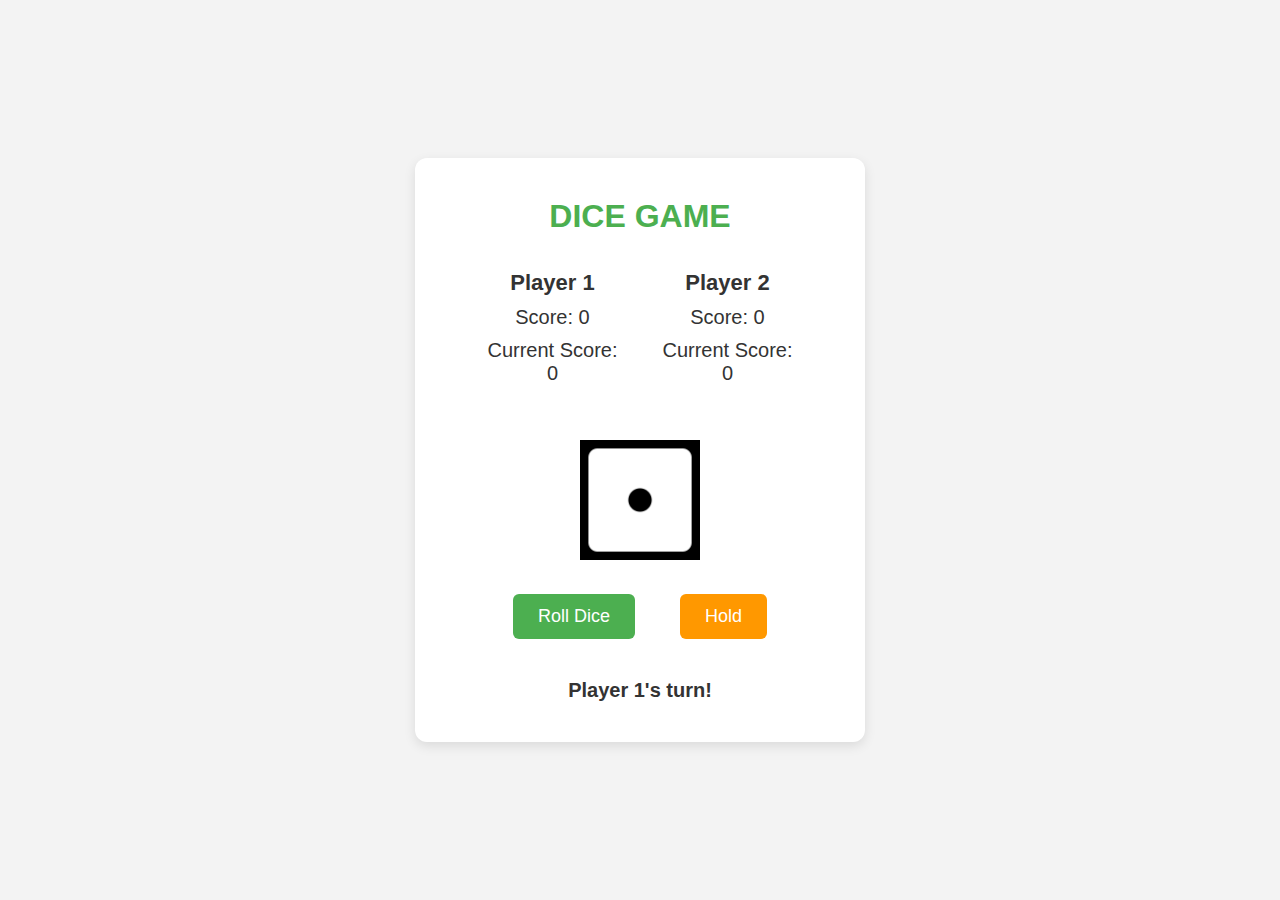
<file: Dice/index (2).html>
<!DOCTYPE html>
<html lang="en">
<head>
    <meta charset="UTF-8">
    <meta name="viewport" content="width=device-width, initial-scale=1.0">
    <title>Dice Game</title>
    <link rel="stylesheet" href="styles.css">
</head>
<body>
    <div class="game-container">
        <h1>Dice Game</h1>

        <!-- Player Information -->
        <div class="player-info">
            <div class="player" id="player1">
                <h2>Player 1</h2>
                <p>Score: <span id="score-player1">0</span></p>
                <p>Current Score: <span id="current-player1">0</span></p>
            </div>
            <div class="player" id="player2">
                <h2>Player 2</h2>
                <p>Score: <span id="score-player2">0</span></p>
                <p>Current Score: <span id="current-player2">0</span></p>
            </div>
        </div>

        <!-- Dice Image and Buttons -->
        <div class="game-actions">
            <div id="dice-container">
                <img id="dice-img" src="./../Dice/images/1.png" alt="Dice">

            
            </div>
            <div class="buttons">
                <button id="roll-btn">Roll Dice</button>
                <button id="hold-btn">Hold</button>
            </div>
        </div>

        <div class="message">
            <p id="message">Player 1's turn!</p>
        </div>
    </div>

    <script src="./script.js"></script>
</body>
</html>
</file>
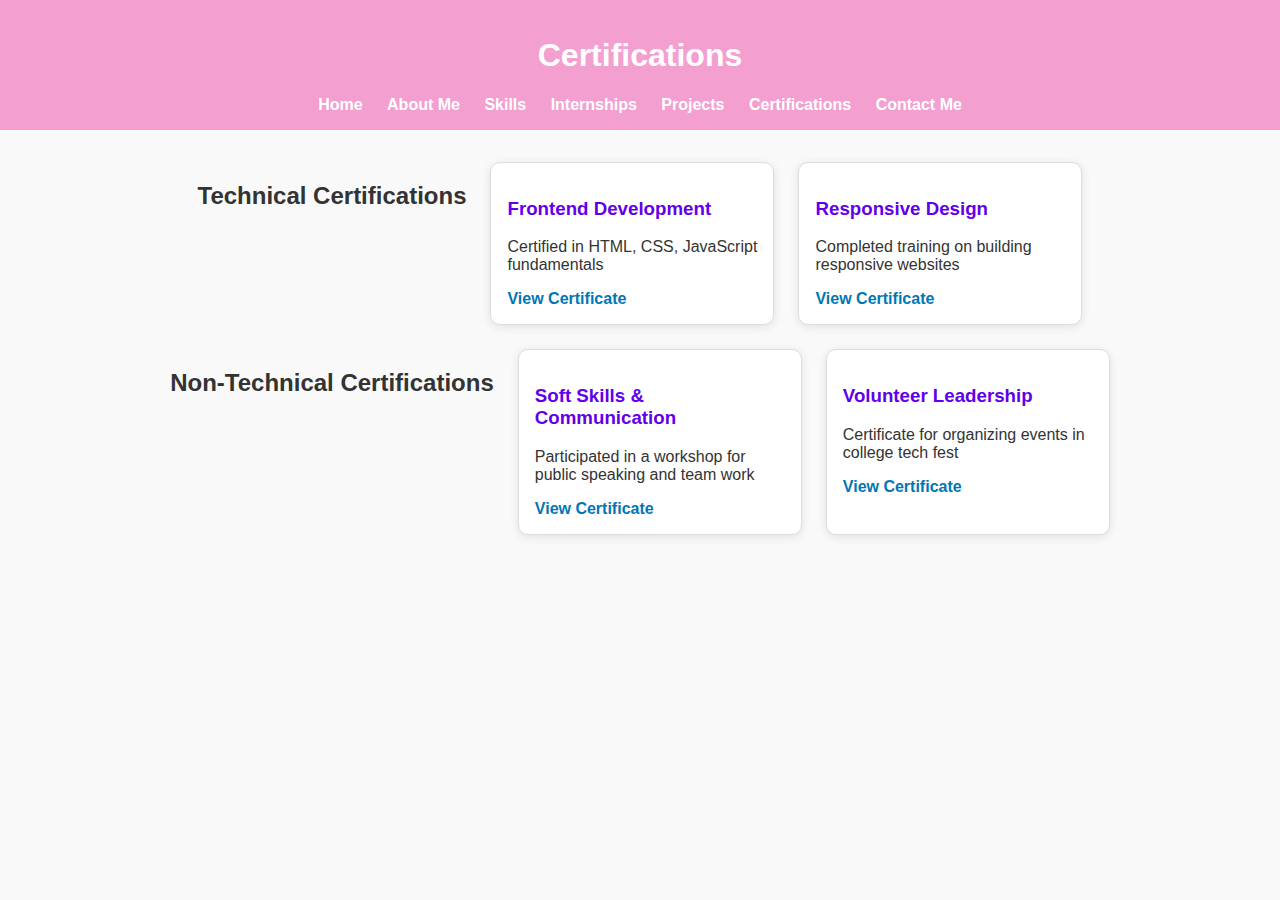
<file: portfolio/HTML/certifications.html>
<!-- certifications.html -->
<!DOCTYPE html>
<html lang="en">
<head>
  <meta charset="UTF-8">
  <meta name="viewport" content="width=device-width, initial-scale=1.0">
  <title>Certifications | Puram Sona</title>
  <link rel="stylesheet" href="./../CSS/style.css">
</head>
<body>
  <header>
    <h1>Certifications</h1>
    <nav>
      <a href="home.html">Home</a>
      <a href="about.html">About Me</a>
      <a href="skills.html">Skills</a>
      <a href="internships.html">Internships</a>
      <a href="projects.html">Projects</a>
      <a href="certifications.html">Certifications</a>
      <a href="contact.html">Contact Me</a>
    </nav>
  </header>

  <section class="certification-section">
    <h2>Technical Certifications</h2>
    <div class="cert-card">
      <h3>Frontend Development</h3>
      <p>Certified in HTML, CSS, JavaScript fundamentals</p>
      <a href="certificates/frontend-cert.pdf" target="_blank">View Certificate</a>
    </div>

    <div class="cert-card">
      <h3>Responsive Design</h3>
      <p>Completed training on building responsive websites</p>
      <a href="certificates/responsive-cert.pdf" target="_blank">View Certificate</a>
    </div>

    <h2>Non-Technical Certifications</h2>
    <div class="cert-card">
      <h3>Soft Skills & Communication</h3>
      <p>Participated in a workshop for public speaking and team work</p>
      <a href="certificates/softskills-cert.pdf" target="_blank">View Certificate</a>
    </div>

    <div class="cert-card">
      <h3>Volunteer Leadership</h3>
      <p>Certificate for organizing events in college tech fest</p>
      <a href="certificates/volunteer-cert.pdf" target="_blank">View Certificate</a>
    </div>
  </section>
 <script src="./../JS/script.js"></script>
</body>
</html>
</file>
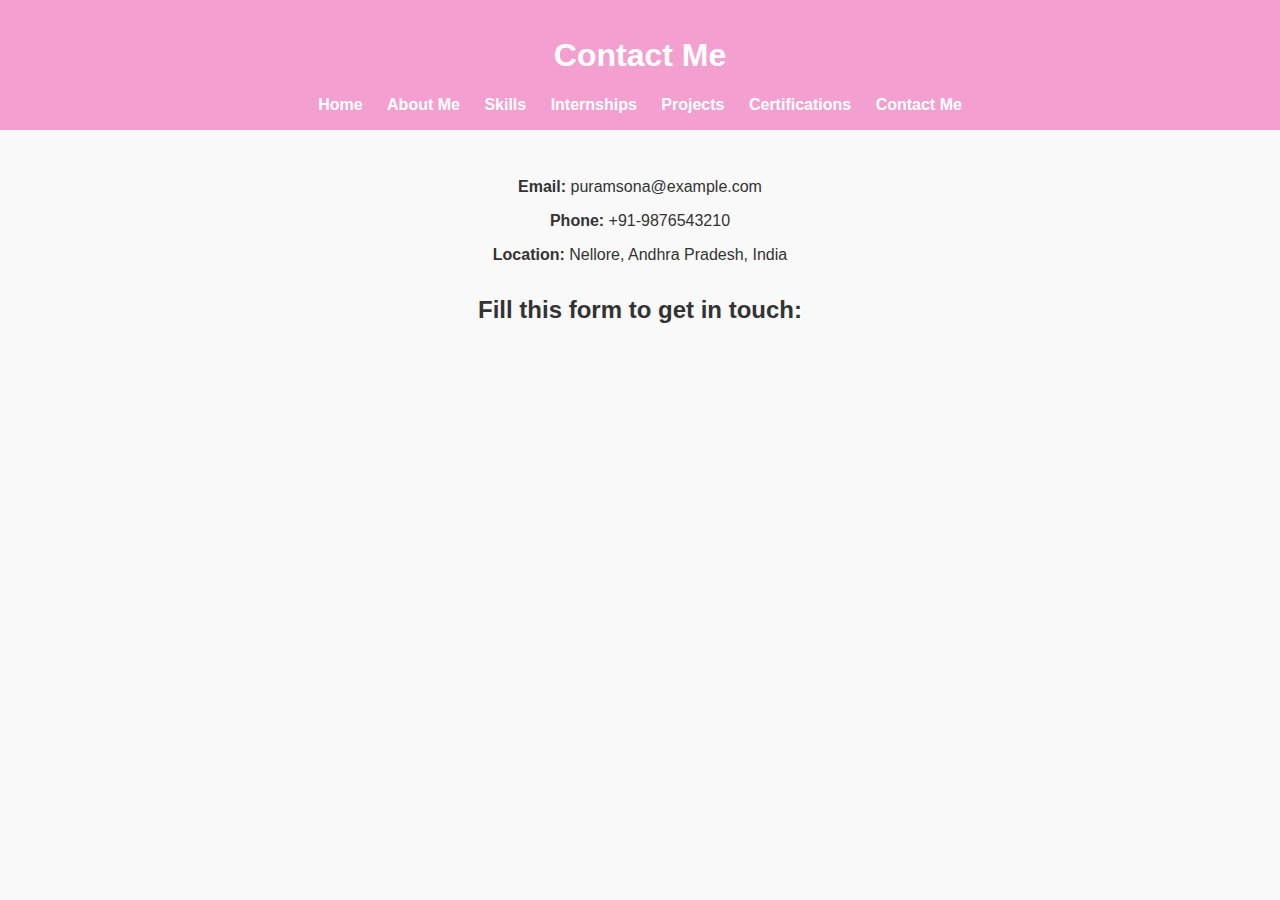
<file: portfolio/HTML/contact.html>
<!-- contact.html -->
<!DOCTYPE html>
<html lang="en">
<head>
  <meta charset="UTF-8">
  <meta name="viewport" content="width=device-width, initial-scale=1.0">
  <title>Contact Me | Puram Sona</title>
  <link rel="stylesheet" href="./../CSS/style.css">
</head>
<body>
  <header>
    <h1>Contact Me</h1>
    <nav>
      <a href="home.html">Home</a>
      <a href="about.html">About Me</a>
      <a href="skills.html">Skills</a>
      <a href="internships.html">Internships</a>
      <a href="projects.html">Projects</a>
      <a href="certifications.html">Certifications</a>
      <a href="contact.html">Contact Me</a>
    </nav>
  </header>

  <section class="contact-section">
    <div class="contact-details">
      <p><strong>Email:</strong> puramsona@example.com</p>
      <p><strong>Phone:</strong> +91-9876543210</p>
      <p><strong>Location:</strong> Nellore, Andhra Pradesh, India</p>
    </div>

    <div class="contact-form">
      <h2>Fill this form to get in touch:</h2>
      <!-- Replace the link below with your actual Google Form link -->
      <iframe src="https://docs.google.com/forms/d/e/1FAIpQLSeXAMPLEFORMURL/viewform?embedded=true" width="100%" height="500" frameborder="0" marginheight="0" marginwidth="0">Loading…</iframe>
    </div>
  </section>
  <script src="./../JS/script.js"></script>
</body>
</html>
</file>
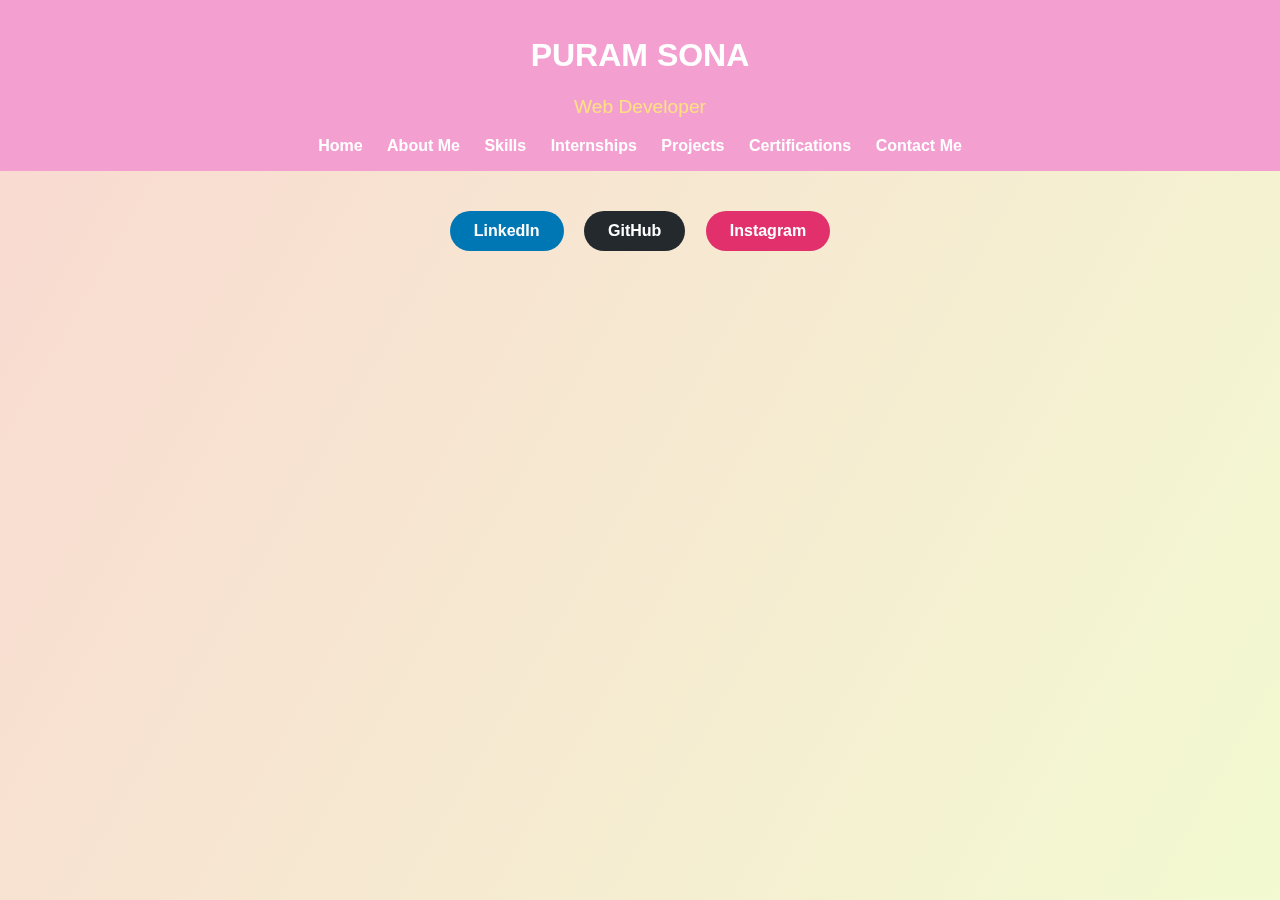
<file: portfolio/HTML/home.html>
<!-- home.html -->
<!DOCTYPE html>
<html lang="en">
<head>
  <meta charset="UTF-8">
  <meta name="viewport" content="width=device-width, initial-scale=1.0">
  <title>Home | Puram Sona</title>
  <link rel="stylesheet" href="./../CSS/style.css">
</head>
<body>
  <div class="background-animation"></div>

  <header>
    <h1>PURAM SONA</h1>
    <p class="subtitle">Web Developer</p>
    <nav>
      <a href="home.html">Home</a>
      <a href="about.html">About Me</a>
      <a href="skills.html">Skills</a>
      <a href="internships.html">Internships</a>
      <a href="projects.html">Projects</a>
      <a href="certifications.html">Certifications</a>
      <a href="contact.html">Contact Me</a>
    </nav>
  </header>

  <section class="social-links">
    <a href="https://www.linkedin.com/in/your-linkedin-id" target="_blank" class="btn linkedin">LinkedIn</a>
    <a href="https://github.com/your-github-id" target="_blank" class="btn github">GitHub</a>
    <a href="https://www.instagram.com/your-instagram-id" target="_blank" class="btn instagram">Instagram</a>
  </section>

  <script>
    // Simple animation effect using JS
    const bg = document.querySelector('.background-animation');
    let hue = 0;
    setInterval(() => {
      hue = (hue + 1) % 360;
      bg.style.background = `linear-gradient(120deg, hsl(${hue}, 80%, 90%), hsl(${(hue+60)%360}, 80%, 90%))`;
    }, 50);
  </script>
  <script src="./../JS/script.js"></script>
</body>
</html>
</file>
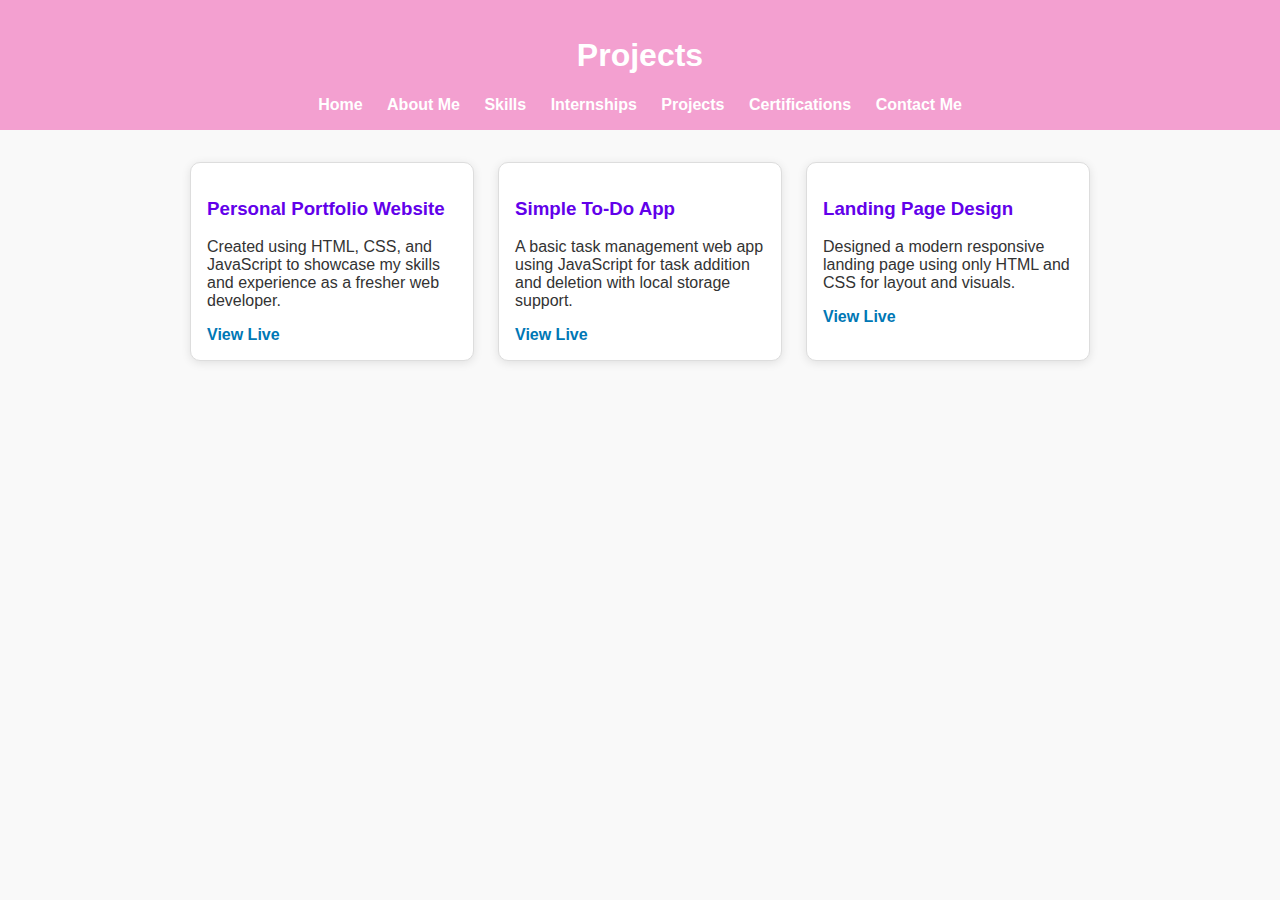
<file: portfolio/HTML/projects.html>
<!-- projects.html -->
<!DOCTYPE html>
<html lang="en">
<head>
  <meta charset="UTF-8">
  <meta name="viewport" content="width=device-width, initial-scale=1.0">
  <title>Projects | Puram Sona</title>
  <link rel="stylesheet" href="./../CSS/style.css">
</head>
<body>
  <header>
    <h1>Projects</h1>
    <nav>
      <a href="home.html">Home</a>
      <a href="about.html">About Me</a>
      <a href="skills.html">Skills</a>
      <a href="internships.html">Internships</a>
      <a href="projects.html">Projects</a>
      <a href="certifications.html">Certifications</a>
      <a href="contact.html">Contact Me</a>
    </nav>
  </header>

  <section class="projects-section">
    <div class="project-card">
      <h3>Personal Portfolio Website</h3>
      <p>Created using HTML, CSS, and JavaScript to showcase my skills and experience as a fresher web developer.</p>
      <a href="https://yourportfolio.link" target="_blank">View Live</a>
    </div>

    <div class="project-card">
      <h3>Simple To-Do App</h3>
      <p>A basic task management web app using JavaScript for task addition and deletion with local storage support.</p>
      <a href="https://yourtodo.link" target="_blank">View Live</a>
    </div>

    <div class="project-card">
      <h3>Landing Page Design</h3>
      <p>Designed a modern responsive landing page using only HTML and CSS for layout and visuals.</p>
      <a href="https://yourlandingpage.link" target="_blank">View Live</a>
    </div>
  </section>
  <script src="./../JS/script.js"></script>
</body>
</html>
</file>
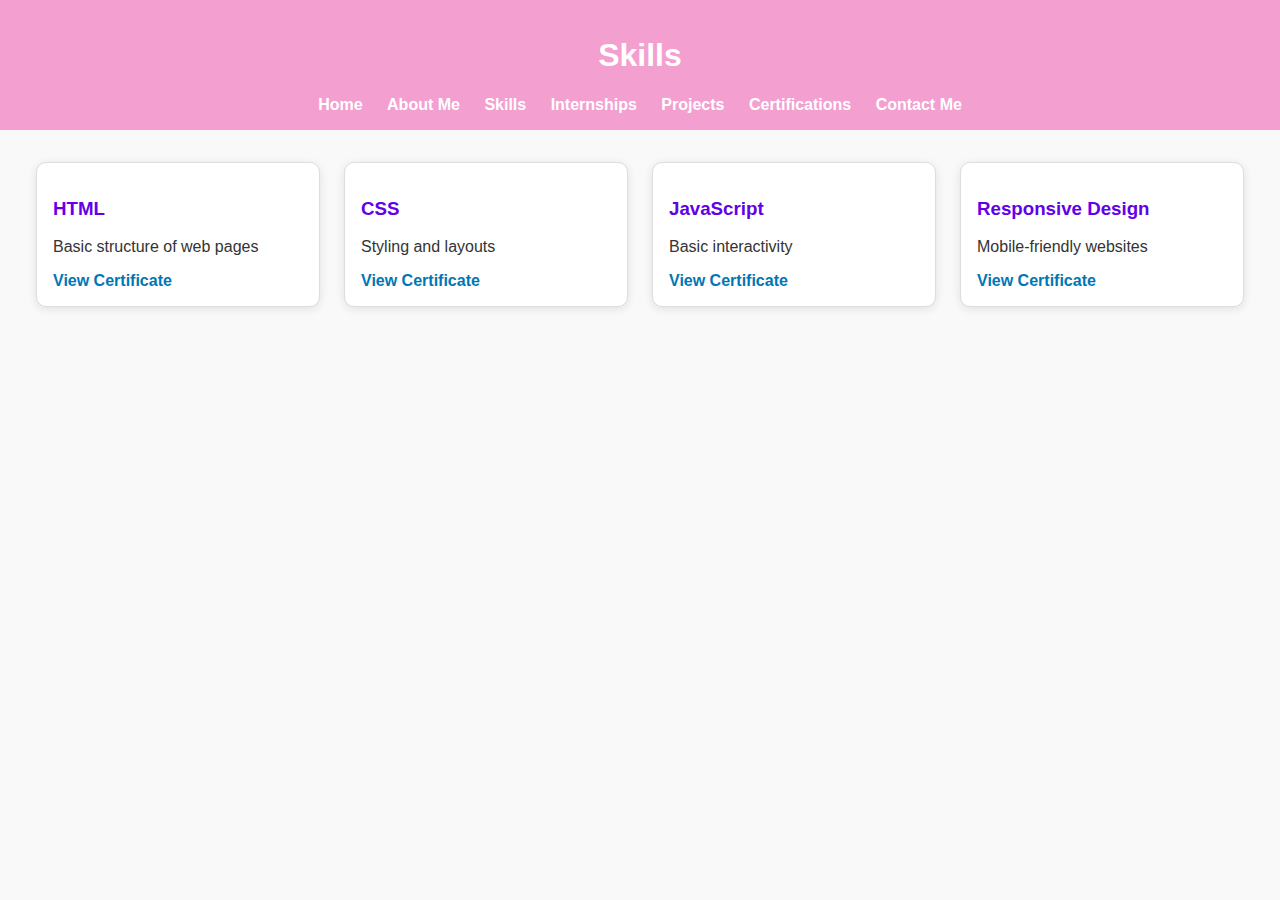
<file: portfolio/HTML/skills.html>
<!-- skills.html -->
<!DOCTYPE html>
<html lang="en">
<head>
  <meta charset="UTF-8">
  <meta name="viewport" content="width=device-width, initial-scale=1.0">
  <title>Skills | Puram Sona</title>
  <link rel="stylesheet" href="./../CSS/style.css">
</head>
<body>
  <header>
    <h1>Skills</h1>
    <nav>
      <a href="home.html">Home</a>
      <a href="about.html">About Me</a>
      <a href="skills.html">Skills</a>
      <a href="internships.html">Internships</a>
      <a href="projects.html">Projects</a>
      <a href="certifications.html">Certifications</a>
      <a href="contact.html">Contact Me</a>
    </nav>
  </header>

  <section class="skills-section">
    <div class="skill-card">
      <h3>HTML</h3>
      <p>Basic structure of web pages</p>
      <a href="certificates/html-certificate.pdf" target="_blank">View Certificate</a>
    </div>
    <div class="skill-card">
      <h3>CSS</h3>
      <p>Styling and layouts</p>
      <a href="certificates/css-certificate.pdf" target="_blank">View Certificate</a>
    </div>
    <div class="skill-card">
      <h3>JavaScript</h3>
      <p>Basic interactivity</p>
      <a href="certificates/js-certificate.pdf" target="_blank">View Certificate</a>
    </div>
    <div class="skill-card">
      <h3>Responsive Design</h3>
      <p>Mobile-friendly websites</p>
      <a href="certificates/responsive-certificate.pdf" target="_blank">View Certificate</a>
    </div>
  </section>
  <script src="./../JS/script.js"></script>
</body>
</html>
</file>
<file: Dice/styles.css>
* {
    margin: 0;
    padding: 0;
    box-sizing: border-box;
}

body {
    font-family: 'Segoe UI', Tahoma, Geneva, Verdana, sans-serif;
    background-color: #f3f3f3;
    display: flex;
    justify-content: center;
    align-items: center;
    min-height: 100vh;
    color: #333;
}

.game-container {
    background-color: #ffffff;
    border-radius: 12px;
    box-shadow: 0 4px 12px rgba(0, 0, 0, 0.1);
    padding: 40px;
    width: 450px;
    text-align: center;
}

h1 {
    color: #4CAF50;
    margin-bottom: 20px;
    font-size: 32px;
    text-transform: uppercase;
}

.player-info {
    display: flex;
    justify-content: space-around;
    margin-bottom: 30px;
    padding: 0 10px;
}

.player {
    font-size: 18px;
    padding: 15px;
    border-radius: 10px;
    transition: transform 0.3s ease-in-out;
}

.player h2 {
    margin-bottom: 10px;
    font-size: 22px;
    text-transform: capitalize;
}

.player p {
    font-size: 20px;
    margin: 10px 0;
}

.player.active {
    background-color: #4CAF50;
    color: white;
    transform: scale(1.1);
    box-shadow: 0 4px 10px rgba(0, 0, 0, 0.2);
}

.player.inactive {
    background-color: #f2f2f2;
    color: #999;
}

.game-actions {
    margin-bottom: 30px;
}

#dice-container {
    margin-bottom: 20px;
}

#dice-img {
    width: 120px;
    height: 120px;
    transition: transform 1s ease;
}

#dice-img:hover {
    transform: rotate(360deg);
}

.buttons {
    display: flex;
    justify-content: center;
    gap: 25px;
}

button {
    padding: 12px 25px;
    margin: 10px;
    font-size: 18px;
    border: none;
    border-radius: 6px;
    cursor: pointer;
    transition: background-color 0.3s ease, transform 0.3s ease;
}

button:hover {
    opacity: 0.85;
    transform: scale(1.05);
}

#roll-btn {
    background-color: #4CAF50;
    color: white;
}

#hold-btn {
    background-color: #FF9800;
    color: white;
}

#retry-btn {
    background-color: #ff4400;
    color: white;
}

#roll-btn:active,
#hold-btn:active {
    transform: scale(0.98);
}

.message {
    margin-top: 20px;
}

#message {
    font-size: 20px;
    font-weight: bold;
    color: #333;
    transition: color 0.3s ease;
}

#message.active-turn {
    color: #4CAF50;
}

#message.inactive-turn {
    color: #FF9800;
}
</file>
<file: portfolio/CSS/style.css>
/* style.css */
body {
  font-family: 'Segoe UI', sans-serif;
  margin: 0;
  padding: 0;
  background: #f9f9f9;
  color: #333;
}

header {
  background-color: #f3a0d0;
  color: #fff;
  text-align: center;
  padding: 1rem;
}

nav {
  margin-top: 0.5rem;
}

nav a {
  margin: 0 10px;
  color: #fff;
  text-decoration: none;
  font-weight: bold;
}

nav a:hover {
  text-decoration: underline;
}

.subtitle {
  font-size: 1.2rem;
  color: #ffe082;
}

.background-animation {
  position: fixed;
  top: 0; left: 0; right: 0; bottom: 0;
  z-index: -1;
  background: linear-gradient(120deg, #e0c3fc, #8ec5fc);
  background-size: 400% 400%;
  animation: gradient 20s ease infinite;
}

@keyframes gradient {
  0% { background-position: 0% 50%; }
  50% { background-position: 100% 50%; }
  100% { background-position: 0% 50%; }
}

/* Social buttons */
.social-links {
  text-align: center;
  margin: 2rem 0;
}

.btn {
  padding: 0.7rem 1.5rem;
  margin: 0.5rem;
  border: none;
  border-radius: 25px;
  color: #fff;
  text-decoration: none;
  font-weight: bold;
  display: inline-block;
  transition: background 0.3s;
}

.linkedin { background-color: #0077b5; }
.github   { background-color: #24292e; }
.instagram{ background-color: #e1306c; }

.btn:hover {
  opacity: 0.8;
}

/* About Section */
.about-container {
  display: flex;
  flex-wrap: wrap;
  padding: 2rem;
  justify-content: center;
  align-items: center;
}

.about-left {
  flex: 1;
  text-align: center;
}

.about-photo {
  width: 200px;
  height: 200px;
  border-radius: 50%;
  border: 4px solid #6200ea;
  object-fit: cover;
}

.about-right {
  flex: 2;
  padding: 1rem;
}

/* Skills */
.skills-section, .certification-section, .internship-section, .projects-section {
  display: flex;
  flex-wrap: wrap;
  justify-content: center;
  gap: 1.5rem;
  padding: 2rem;
}

.skill-card, .cert-card, .internship-card, .project-card {
  background: #fff;
  border: 1px solid #ddd;
  border-radius: 10px;
  padding: 1rem;
  width: 250px;
  box-shadow: 0 2px 10px rgba(0,0,0,0.1);
  transition: transform 0.3s;
}

.skill-card:hover, .cert-card:hover, .internship-card:hover, .project-card:hover {
  transform: translateY(-5px);
}

.skill-card h3, .cert-card h3, .internship-card h3, .project-card h3 {
  color: #6200ea;
}

.skill-card a, .cert-card a, .internship-card a, .project-card a {
  color: #0077b5;
  text-decoration: none;
  font-weight: bold;
}

.internship-card img {
  width: 100%;
  border-radius: 8px;
  margin-bottom: 0.5rem;
}

/* Contact */
.contact-section {
  padding: 2rem;
  text-align: center;
}

.contact-details {
  margin-bottom: 2rem;
}

iframe {
  border: none;
  width: 100%;
  max-width: 600px;
  height: 500px;
}

/* Responsive */
@media (max-width: 768px) {
  .about-container {
    flex-direction: column;
  }
  .about-right {
    padding: 0;
  }
}
</file>
